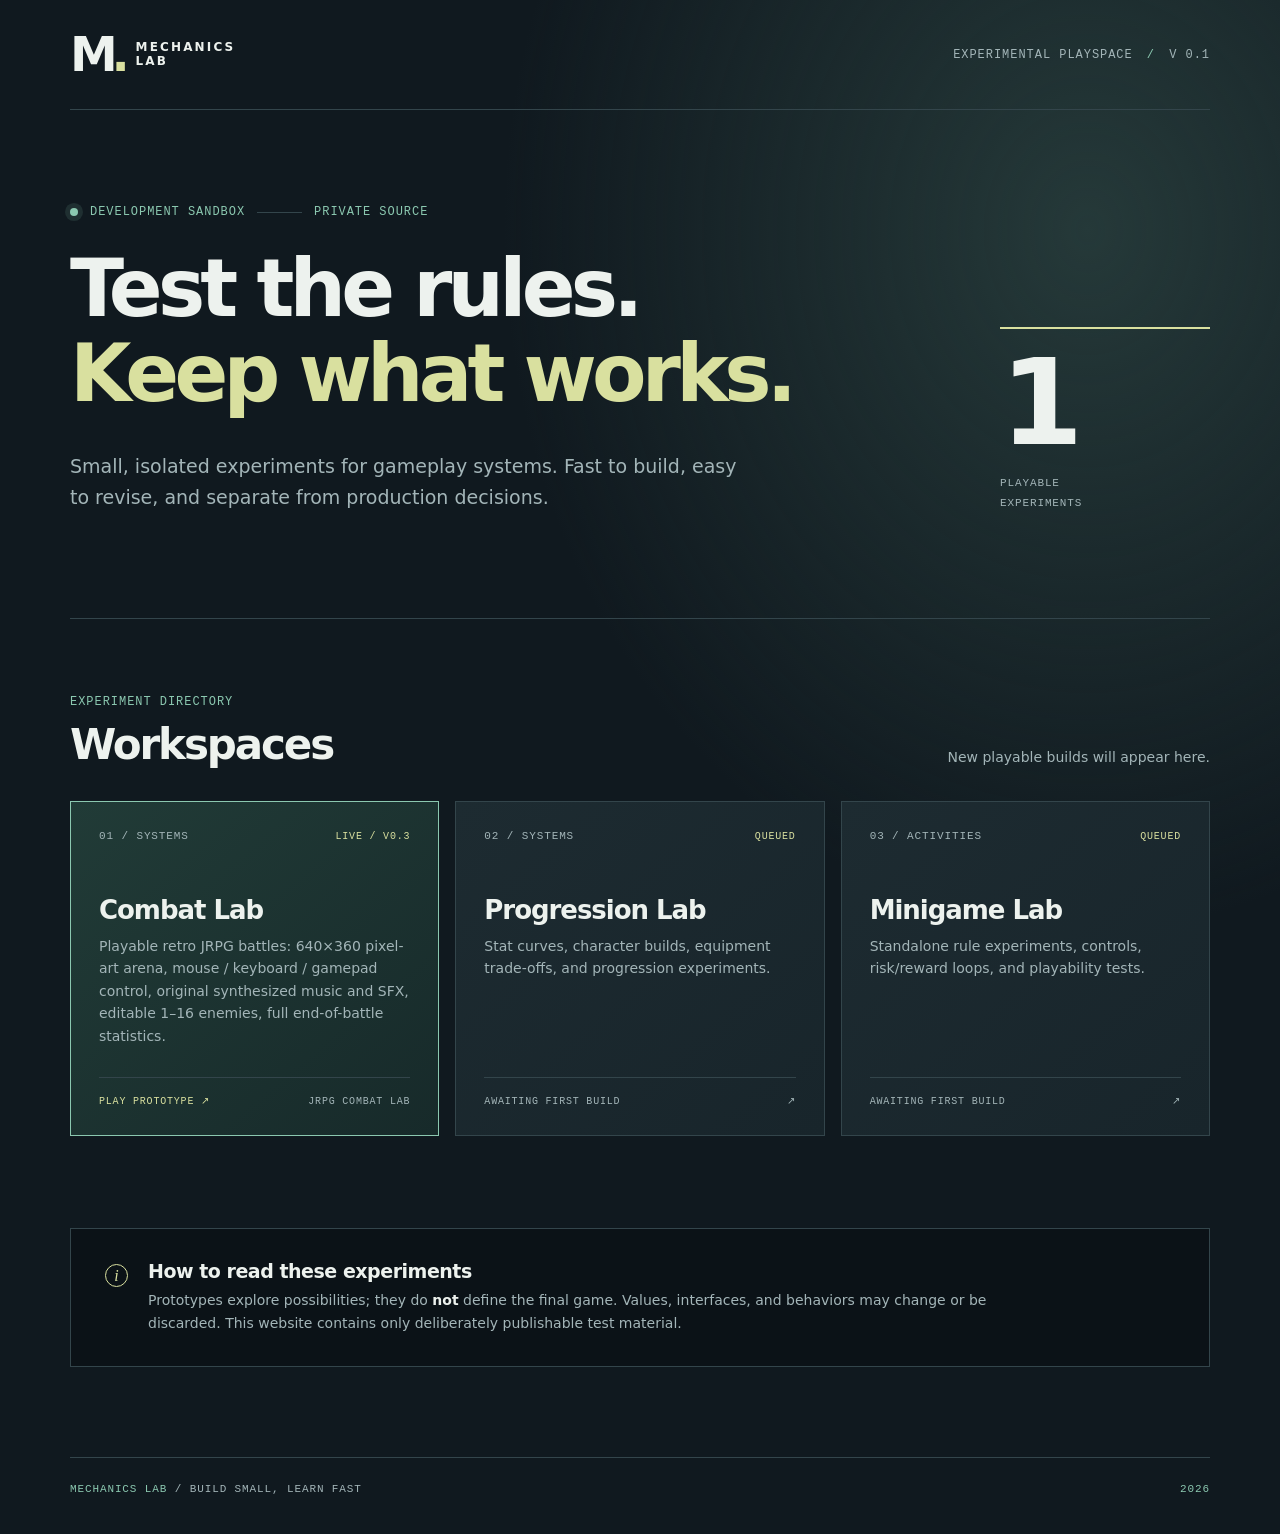
<file: docs/index.html>
<!doctype html>
<html lang="en">
<head>
  <meta charset="utf-8">
  <meta name="viewport" content="width=device-width, initial-scale=1">
  <meta name="robots" content="noindex, nofollow, noarchive">
  <meta name="description" content="A lightweight playground for game-mechanics experiments.">
  <meta name="theme-color" content="#10191f">
  <title>Mechanics Lab · Prototype Index</title>
  <link rel="stylesheet" href="./styles.css">
  <script src="./app.js" defer></script>
</head>
<body>
  <div class="shell">
    <header class="site-header">
      <a class="brand" href="./" aria-label="Mechanics Lab home"><span class="brand-mark">M<span class="brand-dot">.</span></span><span class="brand-label">MECHANICS<br>LAB</span></a>
      <span class="header-meta">EXPERIMENTAL PLAYSPACE <span aria-hidden="true">/</span> V 0.1</span>
    </header>

    <main id="main">
      <section class="hero" aria-labelledby="hero-title">
        <p class="eyebrow"><span class="pulse" aria-hidden="true"></span> Development sandbox <span class="hairline"></span> Private source</p>
        <div class="hero-grid">
          <div>
            <h1 id="hero-title">Test the rules.<br><em>Keep what works.</em></h1>
            <p class="hero-description">Small, isolated experiments for gameplay systems. Fast to build, easy to revise, and separate from production decisions.</p>
          </div>
          <div class="hero-metric" aria-label="Number of live prototypes">
            <span class="metric-number" id="prototype-count">0</span>
            <span class="metric-label">PLAYABLE<br>EXPERIMENTS</span>
          </div>
        </div>
      </section>

      <section class="catalogue" aria-labelledby="catalogue-title">
        <div class="section-heading">
          <div>
            <p class="eyebrow">Experiment directory</p>
            <h2 id="catalogue-title">Workspaces</h2>
          </div>
          <p class="section-note">New playable builds will appear here.</p>
        </div>
        <div class="card-grid">
          <article class="lab-card" data-status="live">
            <div class="card-top"><span class="card-number">01 / SYSTEMS</span><span class="card-status">LIVE / V0.3</span></div>
            <h3>Combat Lab</h3>
            <p>Playable retro JRPG battles: 640×360 pixel-art arena, mouse / keyboard / gamepad control, original synthesized music and SFX, editable 1–16 enemies, full end-of-battle statistics.</p>
            <span class="card-footer"><a href="./combat/" aria-label="Open playable Combat Lab prototype">PLAY PROTOTYPE ↗</a><span>JRPG COMBAT LAB</span></span>
          </article>
          <article class="lab-card" data-status="planned">
            <div class="card-top"><span class="card-number">02 / SYSTEMS</span><span class="card-status">QUEUED</span></div>
            <h3>Progression Lab</h3>
            <p>Stat curves, character builds, equipment trade-offs, and progression experiments.</p>
            <span class="card-footer">AWAITING FIRST BUILD <span aria-hidden="true">↗</span></span>
          </article>
          <article class="lab-card" data-status="planned">
            <div class="card-top"><span class="card-number">03 / ACTIVITIES</span><span class="card-status">QUEUED</span></div>
            <h3>Minigame Lab</h3>
            <p>Standalone rule experiments, controls, risk/reward loops, and playability tests.</p>
            <span class="card-footer">AWAITING FIRST BUILD <span aria-hidden="true">↗</span></span>
          </article>
        </div>
      </section>

      <section class="note-panel" aria-labelledby="note-title">
        <span class="note-icon" aria-hidden="true">i</span>
        <div>
          <h2 id="note-title">How to read these experiments</h2>
          <p>Prototypes explore possibilities; they do <strong>not</strong> define the final game. Values, interfaces, and behaviors may change or be discarded. This website contains only deliberately publishable test material.</p>
        </div>
      </section>
    </main>

    <footer class="site-footer">
      <span>MECHANICS LAB <span class="muted">/ BUILD SMALL, LEARN FAST</span></span>
      <span id="footer-year">2026</span>
    </footer>
  </div>
</body>
</html>
</file>
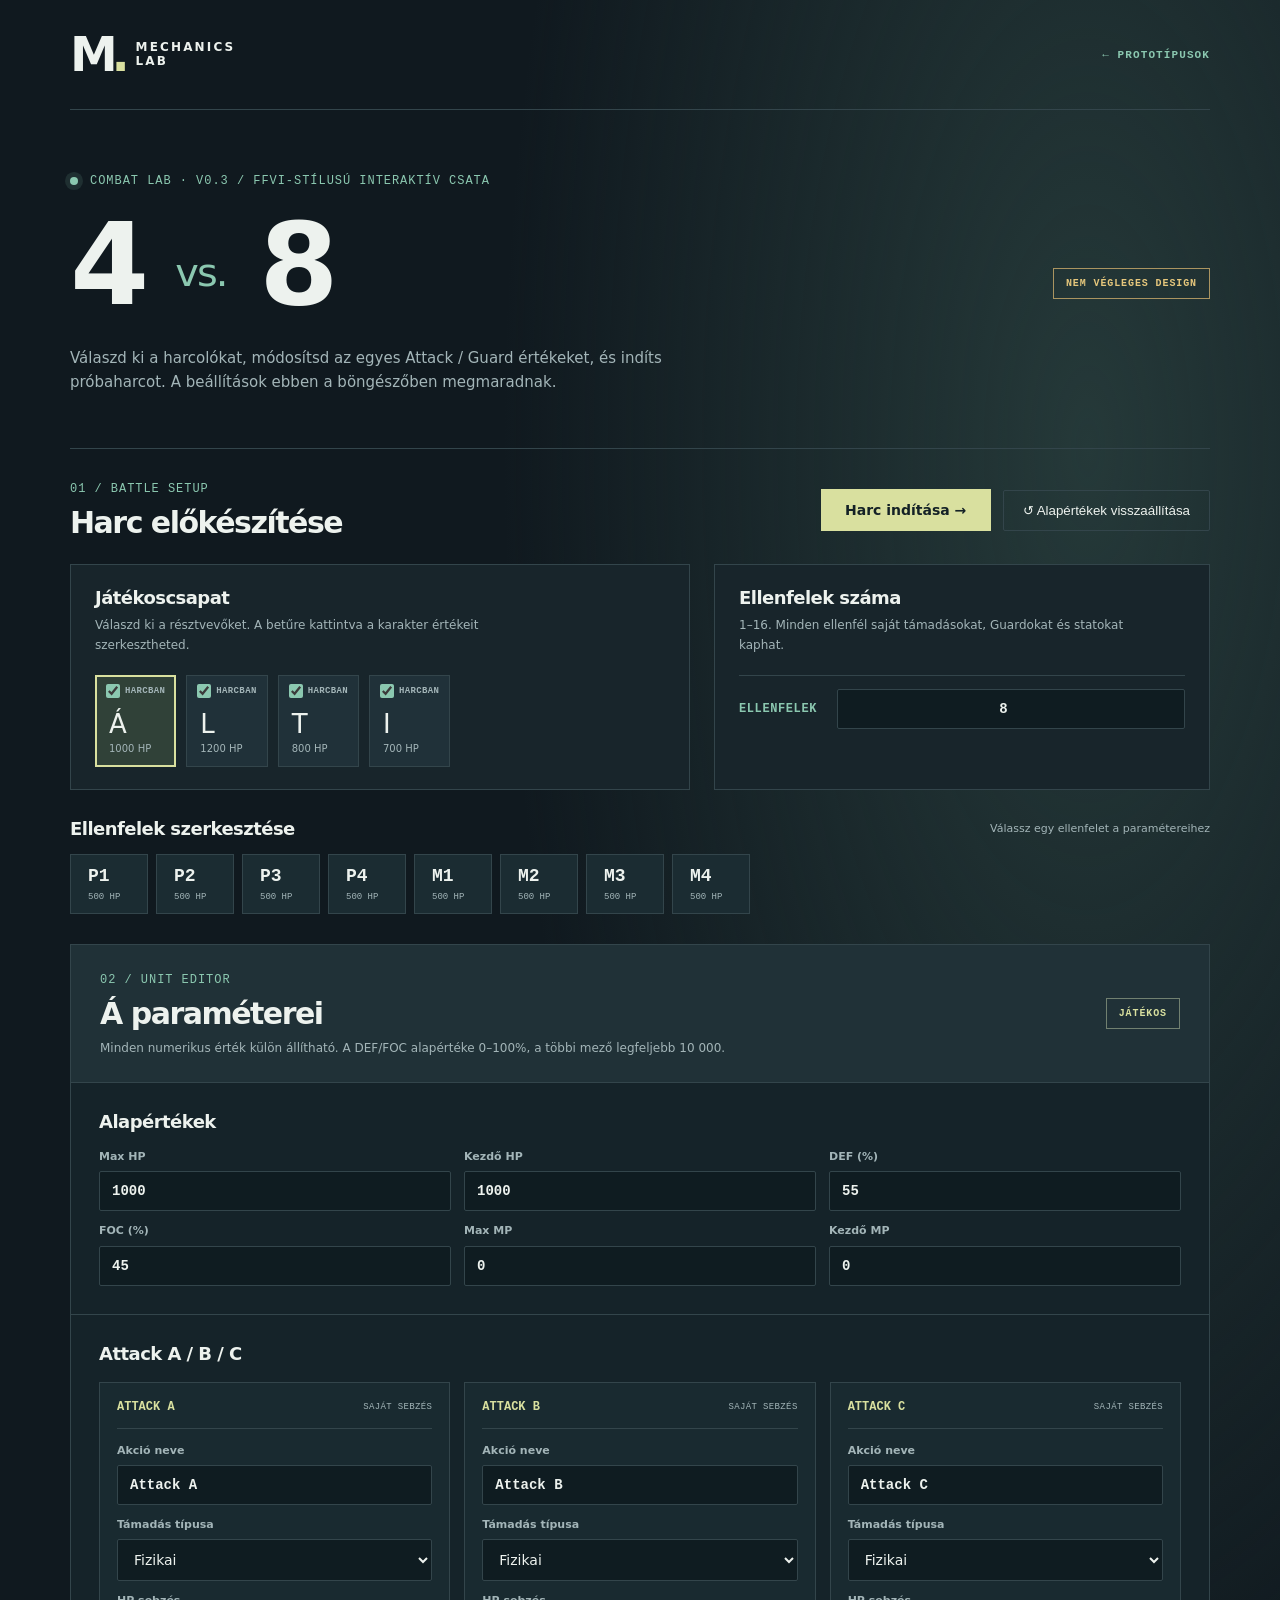
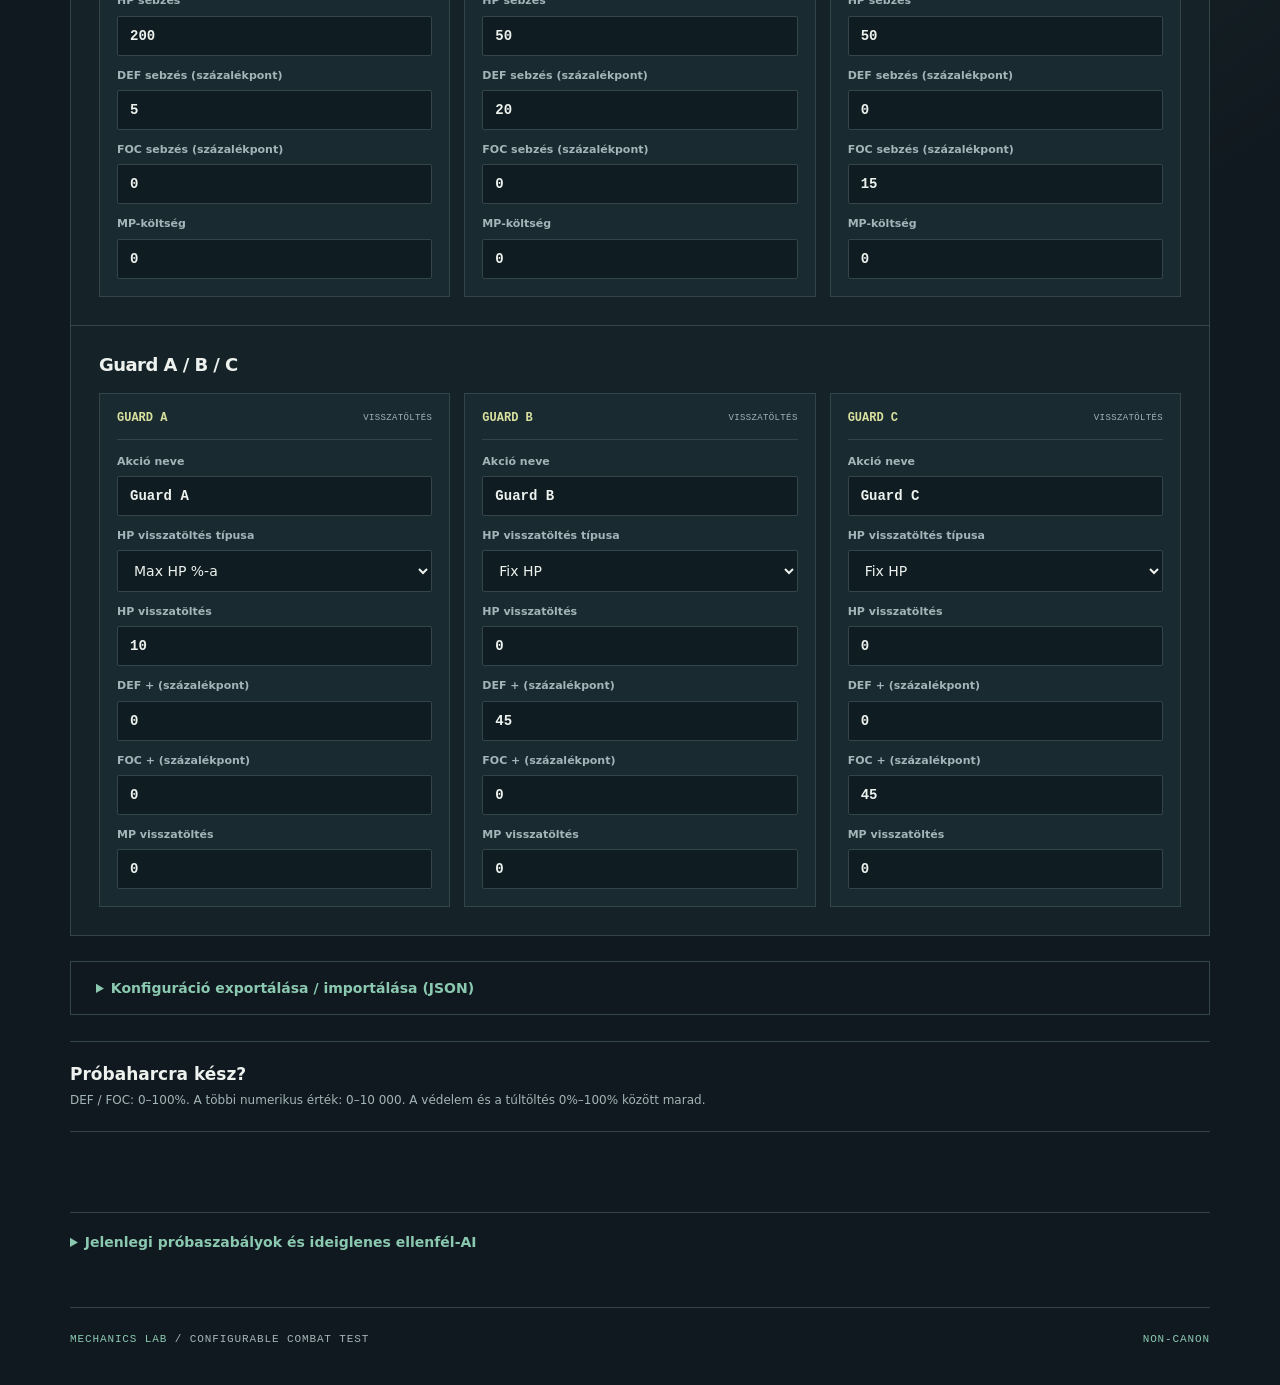
<file: docs/combat/index.html>
<!doctype html>
<html lang="hu">
<head>
  <meta charset="utf-8">
  <meta name="viewport" content="width=device-width, initial-scale=1">
  <meta name="robots" content="noindex, nofollow, noarchive">
  <meta name="theme-color" content="#10191f">
  <title>Combat Lab — klasszikus JRPG-harc / konfigurálható próbarendszer</title>
  <link rel="stylesheet" href="../styles.css">
  <link rel="stylesheet" href="./combat.css">
  <link rel="stylesheet" href="./battle-view.css">
  <script src="./engine.js" defer></script>
  <script src="./config-export.js" defer></script>
  <script src="./metrics.js" defer></script>
  <script src="./audio.js" defer></script>
  <script src="./pixel-font.js" defer></script>
  <script src="./target-grid.js" defer></script>
  <script src="./battle-view.js" defer></script>
  <script src="./setup-pad.js" defer></script>
  <script src="./app.js" defer></script>
</head>
<body>
<div class="shell combat-shell">
  <header class="site-header">
    <a class="brand" href="../"><span class="brand-mark">M<span class="brand-dot">.</span></span><span class="brand-label">MECHANICS<br>LAB</span></a>
    <a class="back-link" href="../">← PROTOTÍPUSOK</a>
  </header>
  <main>
    <section class="combat-hero">
      <div>
        <p class="eyebrow"><span class="pulse" aria-hidden="true"></span> Combat Lab · v0.3 / FFVI-stílusú interaktív csata</p>
        <h1><span id="hero-party">4</span> <span class="versus">vs.</span> <span id="hero-enemies">8</span></h1>
        <p class="combat-intro">Válaszd ki a harcolókat, módosítsd az egyes Attack / Guard értékeket, és indíts próbaharcot. A beállítások ebben a böngészőben megmaradnak.</p>
      </div>
      <span class="flag">NEM VÉGLEGES DESIGN</span>
    </section>

    <section id="setup-screen" aria-labelledby="setup-title">
      <div class="setup-heading">
        <div><p class="eyebrow">01 / Battle setup</p><h2 id="setup-title">Harc előkészítése</h2></div>
        <div class="setup-primary-actions">
          <button type="button" id="start-battle" class="start-button">Harc indítása →</button>
          <button id="restore-defaults" type="button" class="secondary-button">↺ Alapértékek visszaállítása</button>
        </div>
      </div>
      <div class="setup-summary">
        <div>
          <h3>Játékoscsapat</h3>
          <p>Válaszd ki a résztvevőket. A betűre kattintva a karakter értékeit szerkesztheted.</p>
          <div id="party-select" class="setup-roster" role="group" aria-label="Csapattagok"></div>
        </div>
        <div>
          <h3>Ellenfelek száma</h3>
          <p>1–16. Minden ellenfél saját támadásokat, Guardokat és statokat kaphat.</p>
          <label class="enemy-count-label">ELLENFELEK <input id="enemy-count" type="number" min="1" max="16" step="1" inputmode="numeric" value="8"></label>
        </div>
      </div>

      <div class="enemy-list-heading">
        <h3>Ellenfelek szerkesztése</h3>
        <span>Válassz egy ellenfelet a paramétereihez</span>
      </div>
      <div id="enemy-select" class="setup-enemies" role="group" aria-label="Ellenséges karakterek"></div>

      <section class="editor" aria-labelledby="editor-title">
        <div class="editor-head">
          <div>
            <p class="eyebrow">02 / Unit editor</p>
            <h2 id="editor-title">Á paraméterei</h2>
            <p id="editor-hint">Az értékek automatikusan mentődnek a böngészőben.</p>
          </div>
          <span id="editor-side" class="flag">CSAPAT</span>
        </div>
        <div id="editor-fields"></div>
      </section>
      <details class="preset-box" id="json-tools">
        <summary>Konfiguráció exportálása / importálása (JSON)</summary>
        <p>Az értékeket kimásolhatod, TXT-fájlba mentheted, és később visszatöltheted. A JSON kizárólag a harci tesztbeállításokat tartalmazza.</p>
        <textarea id="json-data" rows="7" spellcheck="false" aria-label="Harcbeállítások JSON formátumban"></textarea>
        <div class="preset-buttons">
          <button id="export-json" type="button" class="secondary-button">Értékek megjelenítése</button>
          <button id="download-txt" type="button" class="secondary-button">↓ JSON letöltése TXT-ként</button>
          <button id="import-json" type="button" class="secondary-button">Beillesztett értékek betöltése</button>
        </div>
      </details>
      <div class="setup-footer">
        <div><strong>Próbaharcra kész?</strong><p>DEF / FOC: 0–100%. A többi numerikus érték: 0–10 000. A védelem és a túltöltés 0%–100% között marad.</p></div>
      </div>
      <div id="setup-feedback" class="feedback" role="status" aria-live="polite"></div>
    </section>

    <section id="battle-screen" hidden aria-label="Aktív próbaharc">
      <div class="battle-nav">
        <button id="back-to-setup" type="button" class="secondary-button">← Paraméterek módosítása</button>
        <button id="restart" type="button" class="reset-btn">↺ Harc újra, azonos értékekkel</button>
      </div>
      <div class="combat-status" role="status" aria-live="polite">
        <span><small>KÖR</small><strong id="round">01</strong></span>
        <span><small>FÁZIS</small><strong id="phase">JÁTÉKOS</strong></span>
        <span><small>AKTÍV</small><strong id="active-hero">Á</strong></span>
        <span><small>ELLENFELEK</small><strong id="remaining">8 / 8</strong></span>
      </div>
      <div class="battle-layout">
        <div class="battle-stage">
          <section class="unit-section" aria-labelledby="enemies-title">
            <div class="column-heading"><div><p class="eyebrow">03 / Targets</p><h2 id="enemies-title">Ellenfelek</h2></div><span class="interaction-hint">VÁLASSZ CÉLPONTOT</span></div>
            <div id="enemy-grid" class="enemy-grid" aria-label="Ellenfelek"></div>
          </section>
          <section class="unit-section party-section" aria-labelledby="party-title">
            <div class="column-heading"><div><p class="eyebrow">04 / Party</p><h2 id="party-title">Csapat</h2></div><span class="interaction-hint">SORBAN CSELEKEDNEK</span></div>
            <div id="party-grid" class="party-grid"></div>
          </section>
        </div>
        <aside class="commands" aria-labelledby="command-title">
          <div class="commands-head">
            <p class="eyebrow">05 / Commands</p>
            <h2 id="command-title">Akciók</h2>
            <p id="actor-summary" class="actor-summary"></p>
            <p id="target-summary" class="target-summary"></p>
          </div>
          <div class="action-block">
            <div class="action-block-title"><span>ATTACK</span><span class="action-block-sub">A / B / C</span></div>
            <div id="attacks" class="action-list"></div>
          </div>
          <div class="action-block">
            <div class="action-block-title"><span>GUARD</span><span class="action-block-sub">A / B / C</span></div>
            <div id="guards" class="action-list"></div>
          </div>
          <div id="feedback" class="feedback" role="status" aria-live="polite"></div>
        </aside>
      </div>
      <section class="log-section" aria-labelledby="log-title">
        <div class="column-heading"><div><p class="eyebrow">06 / Replay</p><h2 id="log-title">Harci napló</h2></div><span class="interaction-hint">LEGÚJABB FELÜL</span></div>
        <ol id="battle-log" class="battle-log"></ol>
      </section>
    </section>

    <details class="rules">
      <summary>Jelenlegi próbaszabályok és ideiglenes ellenfél-AI</summary>
      <div class="rules-body">
        <p><strong>HP sebzés:</strong> kerekítés(nyers HP × (1 − védelem / 100)). Fizikai: DEF%; mágikus: FOC%; Dual: <strong>min(DEF%, FOC%)</strong>. A DEF/FOC csökkenése a HP-sebzés számítása után történik, százalékpontokban. A túlfogyasztás 0%-nál megáll, Guard pedig maximum 100%-ig tölthet.</p>
        <p>Minden Attack saját <strong>fizikai / mágikus / Dual</strong> típussal, HP-/DEF-/FOC-sebzéssel és MP-költséggel rendelkezik. Minden Guard külön HP-, DEF-, FOC- és MP-visszatöltést adhat. HP Guard: fix vagy Max HP %-a. A Guard az elhasznált cselekvést helyettesíti, más tartós hatása ebben a verzióban nincs.</p>
        <p><strong>Ideiglenes AI:</strong> az ellenfelek körönként A/B/C támadást váltogatnak. Minden 5. körben szükség esetén Guardot használnak. Ha nincs MP a kijelölt támadáshoz, keresnek másik megfizethető támadást, vagy MP-t töltő Guardot használnak. Az AI nem végleges design.</p>
        <p>Ilona alap mágikus támadásai 1 MP-be kerülnek; 0 MP-nél 15 nyers HP-s fizikai póttámadás érhető el. Árpád, Lehel és Tímea alapértelmezett támadástípusa fizikai. Az összes érték szerkeszthető a következő harc előtt.</p>
      </div>
    </details>
  </main>
  <footer class="site-footer"><span>MECHANICS LAB <span class="muted">/ CONFIGURABLE COMBAT TEST</span></span><span>NON-CANON</span></footer>
</div>
</body>
</html>
</file>
<file: docs/styles.css>
:root {
  color-scheme: dark;
  --bg: #10191f;
  --bg-deep: #0b1217;
  --surface: #19262d;
  --surface-hover: #1d2e34;
  --border: #33454b;
  --text: #edf2ee;
  --muted: #a3b5b8;
  --accent: #d9e09f;
  --accent-2: #8bc8b0;
  --content-width: 1140px;
  font-family: Inter, ui-sans-serif, system-ui, -apple-system, BlinkMacSystemFont, "Segoe UI", sans-serif;
}
* { box-sizing: border-box; }
html { background: var(--bg); }
body { margin: 0; color: var(--text); background: radial-gradient(ellipse at 85% 15%, #253939 0%, transparent 38%), var(--bg); min-height: 100vh; }
a { color: inherit; }
a:focus-visible, button:focus-visible { outline: 3px solid var(--accent); outline-offset: 4px; }
.shell { width: min(calc(100% - 48px), var(--content-width)); margin-inline: auto; }
.site-header { min-height: 110px; display: flex; justify-content: space-between; align-items: center; border-bottom: 1px solid var(--border); gap: 24px; }
.brand { text-decoration: none; display: flex; gap: 12px; align-items: center; }
.brand-mark { font-weight: 800; font-size: 48px; letter-spacing: -.13em; line-height: .9; }
.brand-dot { color: var(--accent); }
.brand-label { line-height: 1.12; letter-spacing: .18em; font-weight: 700; font-size: 12px; }
.header-meta, .eyebrow, .card-number, .card-status, .card-footer, .site-footer, .metric-label { font-family: ui-monospace, SFMono-Regular, Consolas, "Liberation Mono", monospace; letter-spacing: .08em; }
.header-meta { color: var(--muted); font-size: 12px; }
.header-meta span { color: var(--accent-2); padding-inline: 6px; }
.hero { padding: 94px 0 105px; border-bottom: 1px solid var(--border); }
.eyebrow { text-transform: uppercase; font-size: 12px; line-height: 1.4; color: var(--accent-2); margin: 0 0 26px; display: flex; gap: 12px; align-items: center; }
.pulse { width: 8px; height: 8px; background: var(--accent-2); border-radius: 50%; box-shadow: 0 0 0 5px rgba(139,200,176,.12); flex-shrink: 0; }
.hairline { width: 45px; height: 1px; background: var(--border); display: inline-block; }
.hero-grid { display: grid; grid-template-columns: minmax(0,1fr) 210px; gap: 50px; align-items: end; }
h1 { max-width: 860px; margin: 0; font-weight: 650; font-size: clamp(43px, 6.2vw, 82px); line-height: 1.07; letter-spacing: -.06em; }
h1 em { font-style: normal; color: var(--accent); }
.hero-description { max-width: 670px; margin: 34px 0 0; color: var(--muted); font-size: clamp(16px, 1.5vw, 19px); line-height: 1.65; }
.hero-metric { border-top: 2px solid var(--accent); display: flex; flex-direction: column; align-items: flex-start; padding-top: 18px; }
.metric-number { font-size: clamp(78px, 10vw, 120px); letter-spacing: -.1em; line-height: .94; font-weight: 600; }
.metric-label { color: var(--muted); font-size: 11px; line-height: 1.8; margin-top: 14px; }
.catalogue { padding: 75px 0 92px; }
.section-heading { display: flex; justify-content: space-between; align-items: end; gap: 24px; margin-bottom: 32px; }
.section-heading .eyebrow { margin-bottom: 9px; }
h2 { font-size: clamp(26px, 3.3vw, 42px); margin: 0; font-weight: 600; letter-spacing: -.05em; }
.section-note { color: var(--muted); margin: 0 0 4px; font-size: 14px; }
.card-grid { display: grid; grid-template-columns: repeat(3,minmax(0,1fr)); gap: 16px; }
.lab-card { border: 1px solid var(--border); background: linear-gradient(140deg, #1d2b31, #18252b); min-height: 306px; padding: 28px; display: flex; flex-direction: column; }
.lab-card[data-status="live"] { border-color: var(--accent-2); background: linear-gradient(140deg,#213b37,#172a2a); }
.card-top { display: flex; justify-content: space-between; gap: 12px; align-items: center; margin-bottom: 53px; }
.card-number { font-size: 11px; color: var(--muted); }
.card-status { font-size: 10px; color: var(--accent); }
.lab-card h3 { font-size: 26px; font-weight: 600; letter-spacing: -.04em; margin: 0 0 10px; }
.lab-card p { color: var(--muted); line-height: 1.6; margin: 0 0 30px; font-size: 14px; }
.card-footer { border-top: 1px solid var(--border); padding-top: 17px; margin-top: auto; color: var(--muted); font-size: 10px; display: flex; justify-content: space-between; align-items: center; }
.card-footer a { color: var(--accent); text-decoration: none; }
.card-footer a:hover { text-decoration: underline; }
.note-panel { display: flex; gap: 20px; padding: 31px 34px; border: 1px solid var(--border); margin-bottom: 90px; background: var(--bg-deep); }
.note-icon { color: var(--accent); font-family: Georgia, serif; border: 1px solid var(--accent); border-radius: 50%; width: 23px; height: 23px; flex-shrink: 0; display: grid; place-items: center; font-style: italic; margin-top: 4px; }
.note-panel h2 { font-size: 19px; letter-spacing: -.025em; margin-bottom: 7px; }
.note-panel p { color: var(--muted); margin: 0; font-size: 14px; line-height: 1.65; max-width: 850px; }
.note-panel strong { color: var(--text); font-weight: 600; }
.site-footer { display: flex; justify-content: space-between; border-top: 1px solid var(--border); padding: 25px 0 39px; color: var(--accent-2); font-size: 11px; }
.muted { color: var(--muted); }
.button { background: var(--accent); color: var(--bg-deep); border: 0; border-radius: 2px; padding: 12px 19px; font-family: inherit; font-weight: 700; font-size: 13px; cursor: pointer; }
.button:hover { filter: brightness(1.08); }
.demo-panel { margin: 35px 0 90px; background: var(--surface); border: 1px solid var(--border); padding: 30px; }
.demo-panel p { color: var(--muted); }
.counter { font-size: 60px; margin: 22px 0; font-weight: 650; font-variant-numeric: tabular-nums; }
.demo-actions { display: flex; gap: 12px; flex-wrap: wrap; }
.secondary-button { color: var(--text); border: 1px solid var(--border); background: transparent; border-radius: 2px; padding: 12px 19px; cursor: pointer; }
@media (max-width: 850px) {
 .hero-grid { grid-template-columns: 1fr; gap: 46px; }
 .hero-metric { max-width: 230px; }
 .card-grid { grid-template-columns: 1fr; }
 .lab-card { min-height: 245px; }
 .card-top { margin-bottom: 32px; }
 .section-note { display: none; }
}
@media (max-width: 560px) {
 .shell { width: min(calc(100% - 32px), var(--content-width)); }
 .site-header { min-height: 90px; }
 .header-meta { display: none; }
 .hero { padding: 65px 0 70px; }
 .catalogue { padding: 55px 0 60px; }
 .lab-card { padding: 22px; }
 .note-panel { padding: 22px; margin-bottom: 60px; }
 .site-footer { line-height: 1.7; }
}
</file>
<file: docs/combat/combat.css>
.combat-shell { --card-bg:#1c2a30; }
.back-link { font: 700 11px ui-monospace,Consolas,monospace; letter-spacing:.1em; color:var(--accent-2); text-decoration:none; }
.back-link:hover { text-decoration:underline; }
.combat-hero { padding:63px 0 54px; display:flex; align-items:flex-end; justify-content:space-between; gap:28px; }
.combat-hero .eyebrow { margin-bottom:18px; }
.combat-hero h1 { font-size:clamp(64px,9vw,114px); line-height:1; }
.versus { color:var(--accent-2); font-size:.35em; letter-spacing:-.05em; vertical-align:middle; font-weight:400; }
.combat-intro { color:var(--muted); max-width:680px; line-height:1.6; font-size:15px; margin:24px 0 0; }
.hero-side { display:flex; flex-direction:column; gap:18px; min-width:200px; align-items:flex-end; }
.flag { font:700 10px ui-monospace,monospace; border:1px solid #aa9460; padding:9px 12px; color:#e6c77c; letter-spacing:.09em; }
.reset-btn { background:transparent; color:var(--text); border:1px solid var(--border); padding:13px 19px; font:600 13px inherit; cursor:pointer; font-family:inherit; }
.reset-btn:hover { background:var(--surface-hover); border-color:var(--accent-2); }
.combat-status { display:grid; grid-template-columns:repeat(4,1fr); border-top:1px solid var(--border); border-bottom:1px solid var(--border); margin-bottom:40px; }
.combat-status>span { display:flex; align-items:baseline; gap:14px; padding:17px 20px; border-right:1px solid var(--border); }
.combat-status>span:first-child { padding-left:0; }
.combat-status>span:last-child { border-right:0; }
.combat-status small,.interaction-hint,.action-block-title { font:700 10px ui-monospace,Consolas,monospace; letter-spacing:.1em; color:var(--muted); }
.combat-status strong { font-size:18px; }
.battle-layout { display:grid; grid-template-columns:minmax(0,1fr) 325px; gap:32px; align-items:start; }
.column-heading { display:flex; align-items:end; justify-content:space-between; gap:12px; margin:0 0 23px; }
.column-heading .eyebrow,.commands .eyebrow { margin:0 0 8px; }
.column-heading h2,.commands h2 { font-size:27px; }
.heading-sub { font-size:13px; font-weight:400; letter-spacing:0; color:var(--muted); white-space:nowrap; }
.interaction-hint { text-align:right; font-size:9px; }
.unit-section { margin-bottom:39px; }
.enemy-grid { display:grid; grid-template-columns:repeat(4,minmax(0,1fr)); gap:11px; }
.party-grid { display:grid; grid-template-columns:repeat(4,minmax(0,1fr)); gap:11px; }
.unit-card { min-width:0; text-align:left; color:var(--text); background:var(--card-bg); border:1px solid var(--border); padding:16px 14px; position:relative; transition:border-color .12s,background .12s; }
button.unit-card { cursor:pointer; width:100%; font:inherit; }
button.unit-card:hover:not(:disabled) { border-color:var(--accent-2); background:#253a3e; }
.unit-card.selected { border-color:var(--accent); box-shadow:inset 0 0 0 1px var(--accent); }
.unit-card.active { border-color:var(--accent-2); background:#223932; }
.unit-card.ko { opacity:.47; }
button.unit-card:disabled { cursor:default; }
.unit-top { display:flex; justify-content:space-between; align-items:center; margin-bottom:23px; gap:10px; }
.unit-name { font-size:27px; font-weight:750; line-height:1; letter-spacing:-.04em; }
.unit-kind { font:600 9px ui-monospace,Consolas,monospace; letter-spacing:.08em; color:var(--muted); }
.resource { margin-top:11px; }
.resource-title { display:flex; justify-content:space-between; gap:4px; font:600 10px ui-monospace,Consolas,monospace; letter-spacing:.01em; margin-bottom:5px; }
.resource-title .label { color:var(--muted); }
.bar { height:5px; background:#3a4a4f; overflow:hidden; }
.bar>i { display:block; width:var(--percent,0%); height:100%; background:var(--bar-color,#e1a391); }
.bar.hp { --bar-color:#d4b18e; }
.bar.def { --bar-color:#83c3c4; }
.bar.foc { --bar-color:#b19bd5; }
.bar.mp { --bar-color:#8dbae8; }
.unit-footer { color:var(--accent-2); font:600 9px ui-monospace,Consolas,monospace; letter-spacing:.08em; margin-top:15px; }
.commands { border:1px solid var(--border); background:#162329; padding:25px; position:sticky; top:14px; }
.commands-head { padding-bottom:16px; border-bottom:1px solid var(--border); margin-bottom:25px; }
.commands-head h2 { margin-bottom:14px; }
.actor-summary { font-size:14px; margin:0 0 7px; color:var(--text); font-weight:650; }
.target-summary { font-size:12px; margin:0; color:var(--accent-2); }
.action-block { margin-top:26px; }
.action-block-title { display:flex; justify-content:space-between; color:var(--accent); padding-bottom:10px; }
.action-block-sub { color:var(--muted); }
.action-list { display:grid; grid-template-columns:1fr; gap:8px; }
.action-btn { display:flex; align-items:center; gap:12px; border:1px solid var(--border); color:var(--text); background:#1c2d33; padding:12px; width:100%; text-align:left; cursor:pointer; font-family:inherit; }
.action-btn:hover:not(:disabled) { border-color:var(--accent); background:#273c41; }
.action-btn:disabled { opacity:.42; cursor:not-allowed; }
.action-badge { flex:none; display:grid; place-items:center; width:29px; height:29px; background:#324b4d; color:var(--accent); font:800 14px ui-monospace,Consolas,monospace; }
.action-text { display:flex; flex-direction:column; gap:5px; min-width:0; }
.action-text b { font-size:13px; font-weight:650; }
.action-text small { font:500 11px ui-monospace,Consolas,monospace; color:var(--muted); line-height:1.4; }
.guard-btn .action-badge { background:#3a3650; color:#d5c7f2; }
.fallback-btn .action-badge { color:#e4bf8a; }
.feedback { min-height:20px; color:#f0ba92; margin:14px 0 0; font-size:12px; line-height:1.5; }
.side-note { border-top:1px solid var(--border); padding-top:21px; font-size:12px; color:var(--muted); line-height:1.65; margin:20px 0 0; }
.end-message { color:var(--accent); font-size:20px; font-weight:750; line-height:1.3; padding:14px 0; }
.log-section { padding:22px 0 55px; }
.battle-log { margin:0; padding:0; list-style:none; display:grid; grid-template-columns:repeat(2,minmax(0,1fr)); gap:1px 20px; }
.battle-log li { border-top:1px solid var(--border); padding:12px 0; font:500 12px/1.6 ui-monospace,Consolas,monospace; display:flex; gap:14px; }
.battle-log time { color:var(--muted); white-space:nowrap; font-size:10px; }
.battle-log li.guard .event { color:#b8b1db; }
.battle-log li.enemy .event { color:#e6ae9d; }
.battle-log li.phase .event,.battle-log li.win .event { color:var(--accent); }
.rules { border-top:1px solid var(--border); padding:21px 0 42px; margin-bottom:15px; }
.rules summary { cursor:pointer; font-weight:600; font-size:14px; color:var(--accent-2); }
.rules-body { max-width:900px; color:var(--muted); font-size:13px; line-height:1.8; }
.rules code { background:#273940; padding:2px 5px; color:var(--text); overflow-wrap:anywhere; }
@media(max-width:1080px){.battle-layout{grid-template-columns:1fr}.commands{position:static}.battle-stage{order:0}.commands{order:1}.log-section{padding-top:45px}}
@media(max-width:780px){.enemy-grid,.party-grid{grid-template-columns:repeat(2,minmax(0,1fr))}.combat-hero{align-items:flex-start;flex-direction:column}.hero-side{flex-direction:row;align-items:center}.combat-status{grid-template-columns:repeat(2,1fr)}.combat-status>span:nth-child(2){border-right:0}.combat-status>span:nth-child(-n+2){border-bottom:1px solid var(--border)}.combat-status>span:nth-child(3){padding-left:0}.battle-log{grid-template-columns:1fr}.heading-sub{display:block;margin-top:6px}.interaction-hint{max-width:120px}}
@media(max-width:420px){.combat-status>span{padding:14px 9px}.combat-status small{font-size:9px}.unit-card{padding:13px 10px}.unit-kind{font-size:8px}.unit-name{font-size:24px}.hero-side{flex-wrap:wrap}.combat-hero{padding:48px 0 34px}.commands{padding:18px}}

/* Combat Lab v0.2 setup overlay, additive to existing combat styles. */
#setup-screen[hidden],#battle-screen[hidden] { display:none !important; }
.combat-hero { align-items:center; }
.combat-hero .flag { flex-shrink:0; }
.setup-heading,.editor-head,.setup-footer,.enemy-list-heading,.battle-nav {
  display:flex; justify-content:space-between; align-items:center; gap:20px;
}
.setup-heading { border-top:1px solid var(--border); padding:32px 0 24px; }
.setup-heading .eyebrow,.editor-head .eyebrow { margin-bottom:7px; }
.setup-heading h2,.editor-head h2 { font-size:30px; }
.setup-summary { display:grid; grid-template-columns:1.25fr 1fr; gap:24px; }
.setup-summary>div { border:1px solid var(--border); background:#18252b; padding:22px 24px; }
.setup-summary h3,.enemy-list-heading h3,.editor-section h3 { font-size:18px; margin:0 0 7px; font-weight:650; letter-spacing:-.03em; }
.setup-summary p { margin:0 0 20px; color:var(--muted); font-size:12px; line-height:1.7; max-width:430px; }
.setup-roster { display:flex; flex-wrap:wrap; gap:10px; }
.roster-unit { border:1px solid var(--border); min-width:81px; display:flex; flex-direction:column; background:#203139; }
.roster-unit.editing,.enemy-picker.editing { border-color:var(--accent); box-shadow:inset 0 0 0 1px var(--accent); background:#304138; }
.roster-toggle { padding:8px 10px 2px; display:flex; gap:5px; align-items:center; color:var(--muted); font:650 9px ui-monospace,monospace; cursor:pointer; letter-spacing:.04em; }
.roster-toggle input { accent-color:var(--accent-2); width:14px; height:14px; margin:0; }
.roster-select { border:0; padding:9px 13px 12px; background:transparent; color:var(--text); text-align:left; font:750 27px inherit; font-family:inherit; font-size:26px; cursor:pointer; }
.roster-select small { display:block; font-size:10px; font-weight:400; margin-top:4px; color:var(--muted); white-space:nowrap; }
.roster-select:hover { color:var(--accent); }
.enemy-count-label { display:flex; align-items:center; justify-content:space-between; border-top:1px solid var(--border); gap:20px; padding-top:13px; color:var(--accent-2); font:700 12px ui-monospace,Consolas,monospace; letter-spacing:.05em; }
.enemy-count-label input { width:98px; font-size:24px; text-align:center; font-weight:700; }
.setup-enemies { display:flex; flex-wrap:wrap; gap:8px; margin:0 0 30px; }
.enemy-list-heading { padding:28px 0 15px; }
.enemy-list-heading h3 { margin:0; }
.enemy-list-heading span { color:var(--muted); font-size:11px; }
.enemy-picker { padding:11px 17px; min-width:78px; background:#1b2c32; border:1px solid var(--border); color:var(--text); font:750 18px ui-monospace,Consolas,monospace; cursor:pointer; text-align:left; }
.enemy-picker small { display:block; color:var(--muted); font-size:9px; font-weight:500; margin-top:6px; }
.enemy-picker:hover { border-color:var(--accent-2); }
.editor { border:1px solid var(--border); background:#152329; margin-bottom:25px; }
.editor-head { background:#203137; border-bottom:1px solid var(--border); padding:27px 29px; }
.editor-head p:not(.eyebrow) { color:var(--muted); font-size:12px; margin:10px 0 0; }
.editor-head .flag { color:var(--accent); border-color:#718070; }
.editor-section { padding:28px; border-bottom:1px solid var(--border); }
.editor-section:last-child { border-bottom:0; }
.editor-section h3 { margin-bottom:18px; }
.edit-grid { display:grid; grid-template-columns:repeat(3,minmax(0,1fr)); gap:13px; }
.edit-field { display:flex; flex-direction:column; gap:7px; min-width:0; font-size:11px; color:var(--muted); line-height:1.3; font-weight:550; }
.edit-field input,.edit-field select,.enemy-count-label input {
  width:100%; padding:11px 12px; background:#0f1c21; color:var(--text); border:1px solid var(--border);
  border-radius:2px; font-family:ui-monospace,Consolas,monospace; font-size:14px; font-weight:600;
}
.edit-field input:focus-visible,.edit-field select:focus-visible,.enemy-count-label input:focus-visible { border-color:var(--accent-2); outline:2px solid rgba(139,200,176,.3); outline-offset:0; }
.edit-field select { font-family:inherit; font-weight:500; appearance:auto; cursor:pointer; }
.editor-actions { display:grid; grid-template-columns:repeat(3,minmax(0,1fr)); gap:14px; }
.editor-action-card { border:1px solid var(--border); background:#192a30; min-width:0; padding:17px; }
.editor-action-title { display:flex; align-items:center; justify-content:space-between; gap:8px; border-bottom:1px solid var(--border); padding-bottom:14px; margin-bottom:15px; }
.editor-action-title b { color:var(--accent); font:700 12px ui-monospace,Consolas,monospace; }
.editor-action-title span { color:var(--muted); font:500 9px ui-monospace,monospace; letter-spacing:.04em; }
.editor-action-card .edit-grid { grid-template-columns:1fr; gap:13px; }
.preset-box { border:1px solid var(--border); margin-bottom:26px; padding:18px 25px; }
.preset-box summary { cursor:pointer; font-weight:600; font-size:14px; color:var(--accent-2); }
.preset-box p { font-size:12px; color:var(--muted); line-height:1.6; }
.preset-box textarea { width:100%; display:block; resize:vertical; background:#0b161b; color:var(--text); padding:15px; border:1px solid var(--border); font:11px/1.5 ui-monospace,monospace; }
.preset-buttons { display:flex; flex-wrap:wrap; gap:10px; margin-top:12px; }
.setup-footer { border-top:1px solid var(--border); border-bottom:1px solid var(--border); padding:22px 0; margin-bottom:12px; }
.setup-footer strong { color:var(--text); font-size:17px; }
.setup-footer p { color:var(--muted); font-size:12px; margin:7px 0 0; max-width:650px; line-height:1.5; }
.start-button { flex-shrink:0; min-width:185px; padding:17px 20px; background:var(--accent); border:0; color:#142126; font-family:inherit; font-size:14px; font-weight:750; cursor:pointer; }
.start-button:hover { filter:brightness(1.09); }
#setup-feedback { margin:10px 0 48px; }
.battle-nav { justify-content:flex-end; flex-wrap:wrap; padding:5px 0 24px; }
.battle-nav button { min-width:190px; }
#battle-screen .combat-status { margin-bottom:35px; }
#battle-screen .enemy-grid { grid-template-columns:repeat(4,minmax(0,1fr)); }
#battle-screen .party-grid { grid-template-columns:repeat(4,minmax(0,1fr)); }
#battle-screen .unit-card { padding:13px 12px; }
#battle-screen .unit-name { font-size:24px; }
#battle-screen .unit-top { margin-bottom:16px; }
#battle-screen .resource { margin-top:9px; }
@media(max-width:1080px){ .editor-actions{grid-template-columns:1fr}.editor-action-card .edit-grid{grid-template-columns:repeat(3,minmax(0,1fr))} }
@media(max-width:780px){ .setup-summary{grid-template-columns:1fr}.setup-heading{align-items:flex-start;flex-wrap:wrap}.editor-head{align-items:flex-start}.edit-grid{grid-template-columns:repeat(2,minmax(0,1fr))}.editor-action-card .edit-grid{grid-template-columns:repeat(2,minmax(0,1fr))}#battle-screen .enemy-grid,#battle-screen .party-grid{grid-template-columns:repeat(2,minmax(0,1fr))}.combat-hero{flex-direction:column;align-items:flex-start}.setup-footer{align-items:flex-start;flex-direction:column}.start-button{width:100%}.battle-nav{justify-content:stretch}.battle-nav button{flex:1} }
@media(max-width:480px){ .editor-section,.editor-head{padding:18px}.editor-action-card{padding:13px}.edit-grid,.editor-action-card .edit-grid{grid-template-columns:1fr 1fr;gap:9px}.edit-field{font-size:10px}.edit-field input,.edit-field select{padding:9px 8px;font-size:13px}.roster-unit{min-width:67px}.roster-select{font-size:21px}.enemy-picker{min-width:65px}.setup-summary>div{padding:17px}.editor-head .flag{display:none}.editor-action-title span{display:none}.setup-footer p{font-size:11px} }

/* Both setup actions stay together at the upper right, with Start immediately before Restore. */
.setup-primary-actions { display:flex; flex-wrap:wrap; align-items:center; justify-content:flex-end; gap:12px; }
.setup-primary-actions .start-button { width:auto; min-width:170px; padding:13px 18px; }
@media(max-width:780px) { .setup-primary-actions { justify-content:flex-start; } }
</file>
<file: docs/combat/battle-view.css>
/* Combat Lab v0.3 — fixed internal resolution, responsive integer-sharp presentation. */
#pixel-play[hidden], #pixel-result[hidden], #pixel-overlay[hidden], #numeric-pad[hidden] { display:none !important; }
#pixel-play { margin:0 auto 30px; max-width:100%; }
.pixel-topbar { display:flex;justify-content:space-between;align-items:center;gap:12px;padding:12px 0;font:700 11px ui-monospace,monospace;color:#b5c7ce; }
.pixel-topbar b { letter-spacing:.08em;color:#dfddc8; }
.pixel-topbar span {font-weight:500;font-size:10px;color:#7db5d1;margin-left:12px}
.pixel-topbar button {font:650 11px ui-monospace,monospace;border:1px solid #65778c;color:#e5e8e8;background:#152535;cursor:pointer;padding:10px 14px}
.pixel-topbar button:hover { background:#25475b; }
.pixel-frame {position:relative;width:100%;max-width:1280px;margin:auto;border:3px solid #869dbc;background:#091322;overflow:hidden;box-shadow:0 18px 40px #080f14aa}
#pixel-canvas { display:block; width:100%; aspect-ratio:16/9; background:#121b2b; image-rendering:pixelated; image-rendering:crisp-edges; outline:0;cursor:crosshair;}
#pixel-canvas:focus-visible {outline:3px solid #b7e3f2;outline-offset:-5px;}
.pixel-help {font:11px/1.7 ui-monospace,monospace;color:#9fb7bb;margin:14px auto 25px;max-width:1050px;text-align:center}
.pixel-overlay {position:absolute;inset:0;display:flex;justify-content:center;align-items:center;background:#081327c9;padding:4%;z-index:5;}
.modal-panel {background:#152756;border:3px ridge #bccadf;max-width:540px;max-height:90%;min-width:min(420px,100%);overflow-y:auto;padding:17px 22px;color:#e6edf5;font:13px/1.5 ui-monospace,monospace;}
.modal-panel h2 {font:700 24px ui-monospace,monospace;color:#f1da98;margin:0 0 15px}
.modal-panel button,.result-actions button {display:block;cursor:pointer;border:1px solid #93afd3;padding:10px 14px;background:#253e76;color:#f7e8c9;text-align:left;width:100%;font:700 12px ui-monospace,monospace;margin:7px 0;}
.modal-panel button:hover,.modal-panel button:focus-visible,.result-actions button:hover,.result-actions button:focus-visible {background:#3b5891;outline:2px solid #ffdf8c;outline-offset:1px;}
.modal-bar {display:flex;align-items:start;justify-content:space-between;gap:15px}
.modal-bar button {width:auto;flex:none;margin:0 0 12px}
.modal-log {padding:8px 14px 8px 31px;max-height:280px;overflow:auto;background:#101d3a;font:11px/1.6 ui-monospace,monospace;}
.modal-log li {padding:3px 0;border-bottom:1px solid #395074;}
.pixel-setting {display:grid;grid-template-columns:1fr auto auto;align-items:center;gap:13px;margin:13px 0}
.pixel-setting select,.pixel-setting input {padding:8px;background:#213c74;color:#f5e8ce;border:1px solid #738bb6;min-width:110px}
.pixel-setting input {padding:0;width:170px;}
.pixel-result {background:#152756;color:#f0ecdc;border:2px solid #b5c9e0;padding:24px;margin:25px auto 50px;max-width:1280px;}
.pixel-result h2 {font:700 clamp(18px,2.6vw,29px) ui-monospace,monospace;color:#f6d890;}
.pixel-result h3 {font:700 15px ui-monospace,monospace;margin:26px 0 9px}
.pixel-result p {color:#b9cce7;font-size:13px}
.result-actions {display:flex;gap:12px;flex-wrap:wrap;margin:25px 0}
.result-actions button {width:auto;flex:1;min-width:185px;text-align:center}
.result-scroller {overflow:auto;max-height:470px;background:#0c1a36;}
.result-table {width:100%;border-collapse:collapse;font:11px ui-monospace,monospace;min-width:750px}
.result-table th {position:sticky;top:0;color:#ffdc98;background:#1c3157;text-align:left;padding:9px 7px;white-space:nowrap;}
.result-table td {padding:8px 7px;color:#e3eaf5;border-bottom:1px solid #405477;white-space:nowrap}
.result-table tr:nth-child(even) td {background:#152745}
#numeric-pad {position:fixed;inset:0;z-index:100;display:flex;align-items:center;justify-content:center;background:#080f17cd;padding:18px;}
.numeric-dialog {max-width:350px;width:100%;background:#182d57;border:2px solid #ccdfec;padding:22px;color:#f5edde;font:12px ui-monospace,monospace;}
.numeric-dialog h2 {color:#f2d78d;font:700 20px ui-monospace,monospace;margin:0 0 12px}
.numeric-display {font:700 23px ui-monospace,monospace;background:#0d1b34;border:1px solid #718db4;padding:11px;margin:12px 0 18px;overflow:hidden;white-space:nowrap;}
.numeric-grid {display:grid;grid-template-columns:repeat(3,1fr);gap:9px}
.numeric-grid button {background:#2a447a;color:#f5edf3;border:1px solid #a4b9d5;padding:13px;font:bold 16px ui-monospace,monospace;cursor:pointer;}
.numeric-grid button:hover,.numeric-grid button:focus-visible {background:#4966a0;outline:2px solid #fee4a1}
.numeric-dialog p {font-size:11px;line-height:1.5;color:#c3d4eb;margin:10px 0 0}
@media (max-width:640px) {
 .pixel-topbar {flex-wrap:wrap}
 .pixel-topbar span {display:none}
 .pixel-help {text-align:left}
 .modal-panel {padding:10px;min-width:0;width:100%;font-size:11px}
 .modal-panel h2 {font-size:17px}
 .modal-panel button {padding:7px}
 .pixel-setting input {width:100px}
 .pixel-setting {gap:6px}
 .result-actions {flex-direction:column}
 .result-actions button {width:100%}
}
/* When a match begins, remove the tall configuration-page masthead and bring the battlefield into view. */
.combat-shell.battle-active .combat-hero { display:none !important; }
.combat-shell.battle-active #pixel-play { scroll-margin-top:12px; }
.combat-shell.battle-active #pixel-canvas { touch-action:manipulation; }

.pixel-music-credit { margin:8px 0 25px;color:#9aaec6;font:11px/1.5 ui-monospace,monospace;text-align:center; }
.pixel-music-credit a {color:#e9d8a1;text-decoration:underline;}

/* Faithful FFVII-style royal-blue game windows; underlying canvas uses original bitmap pixels. */
.pixel-frame { border-color:#d5e0f3; background:#060917; }
#pixel-canvas { image-rendering:pixelated; }
</file>
